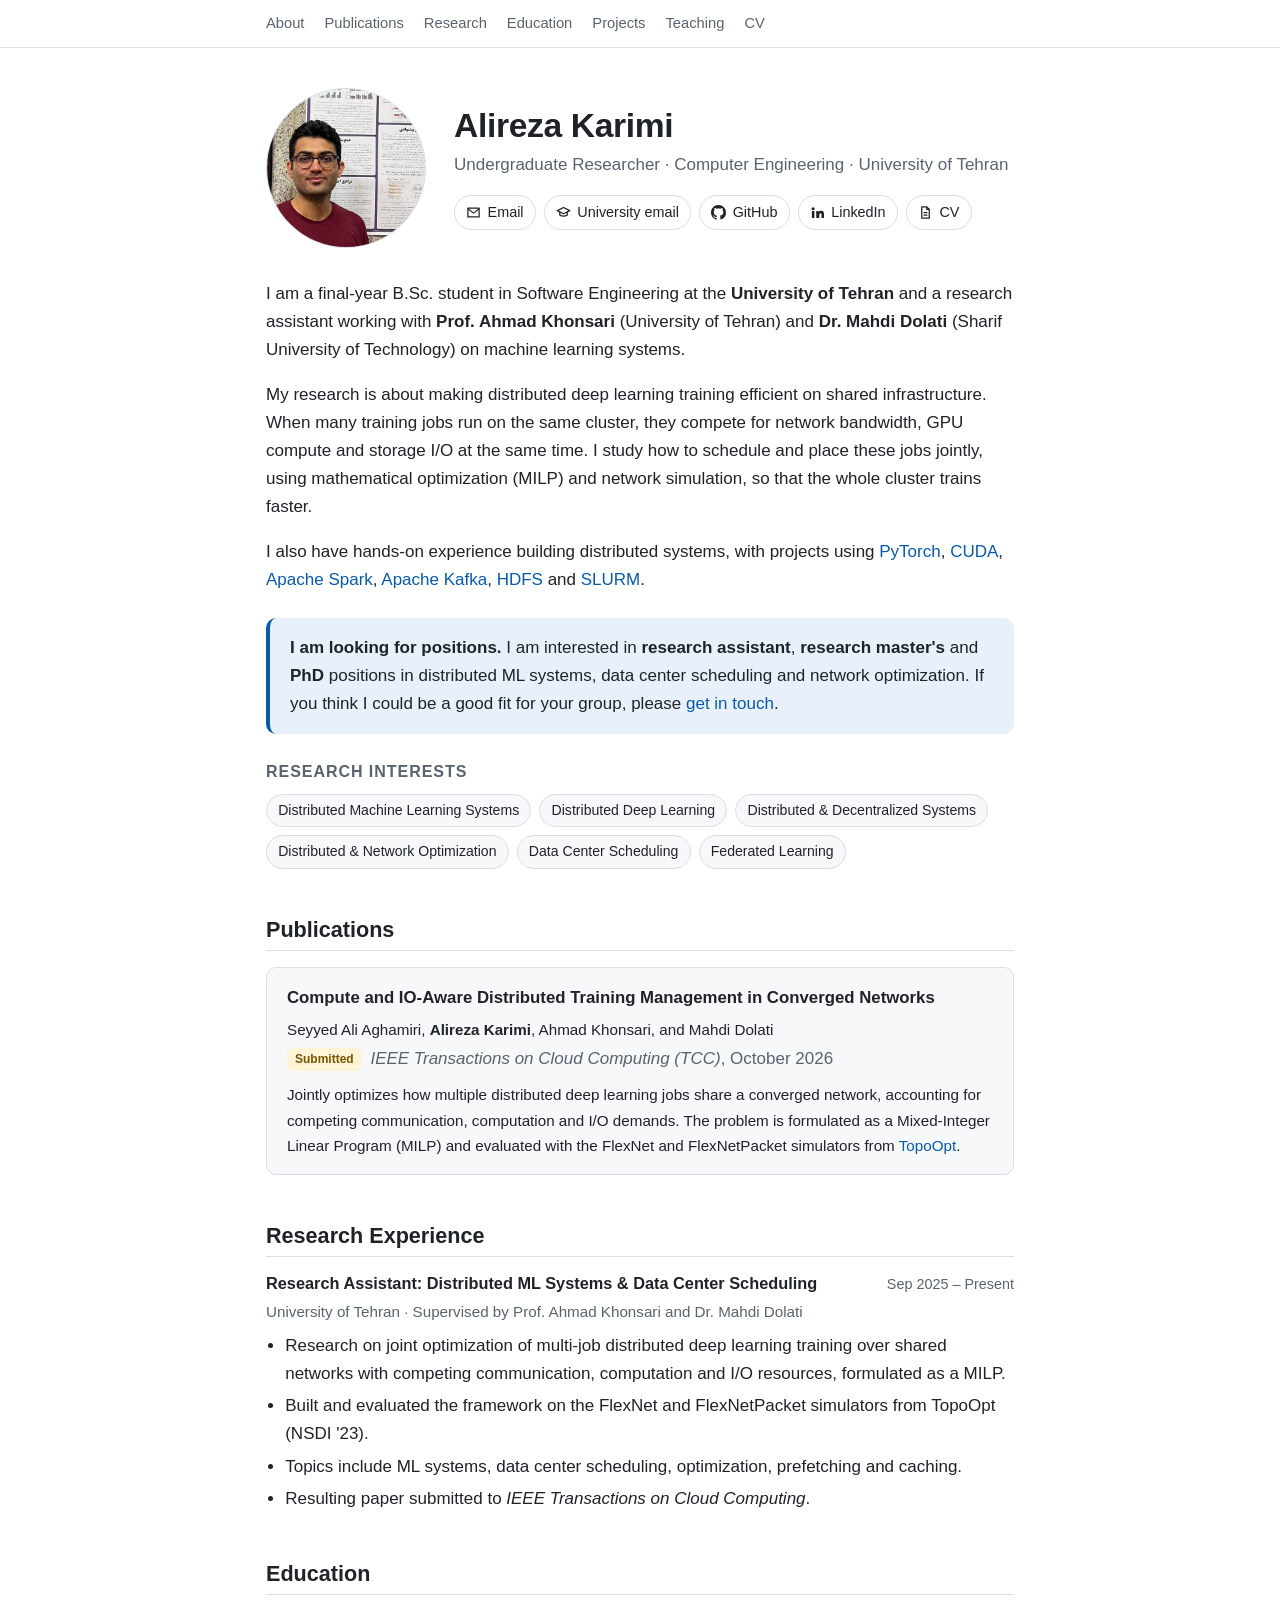
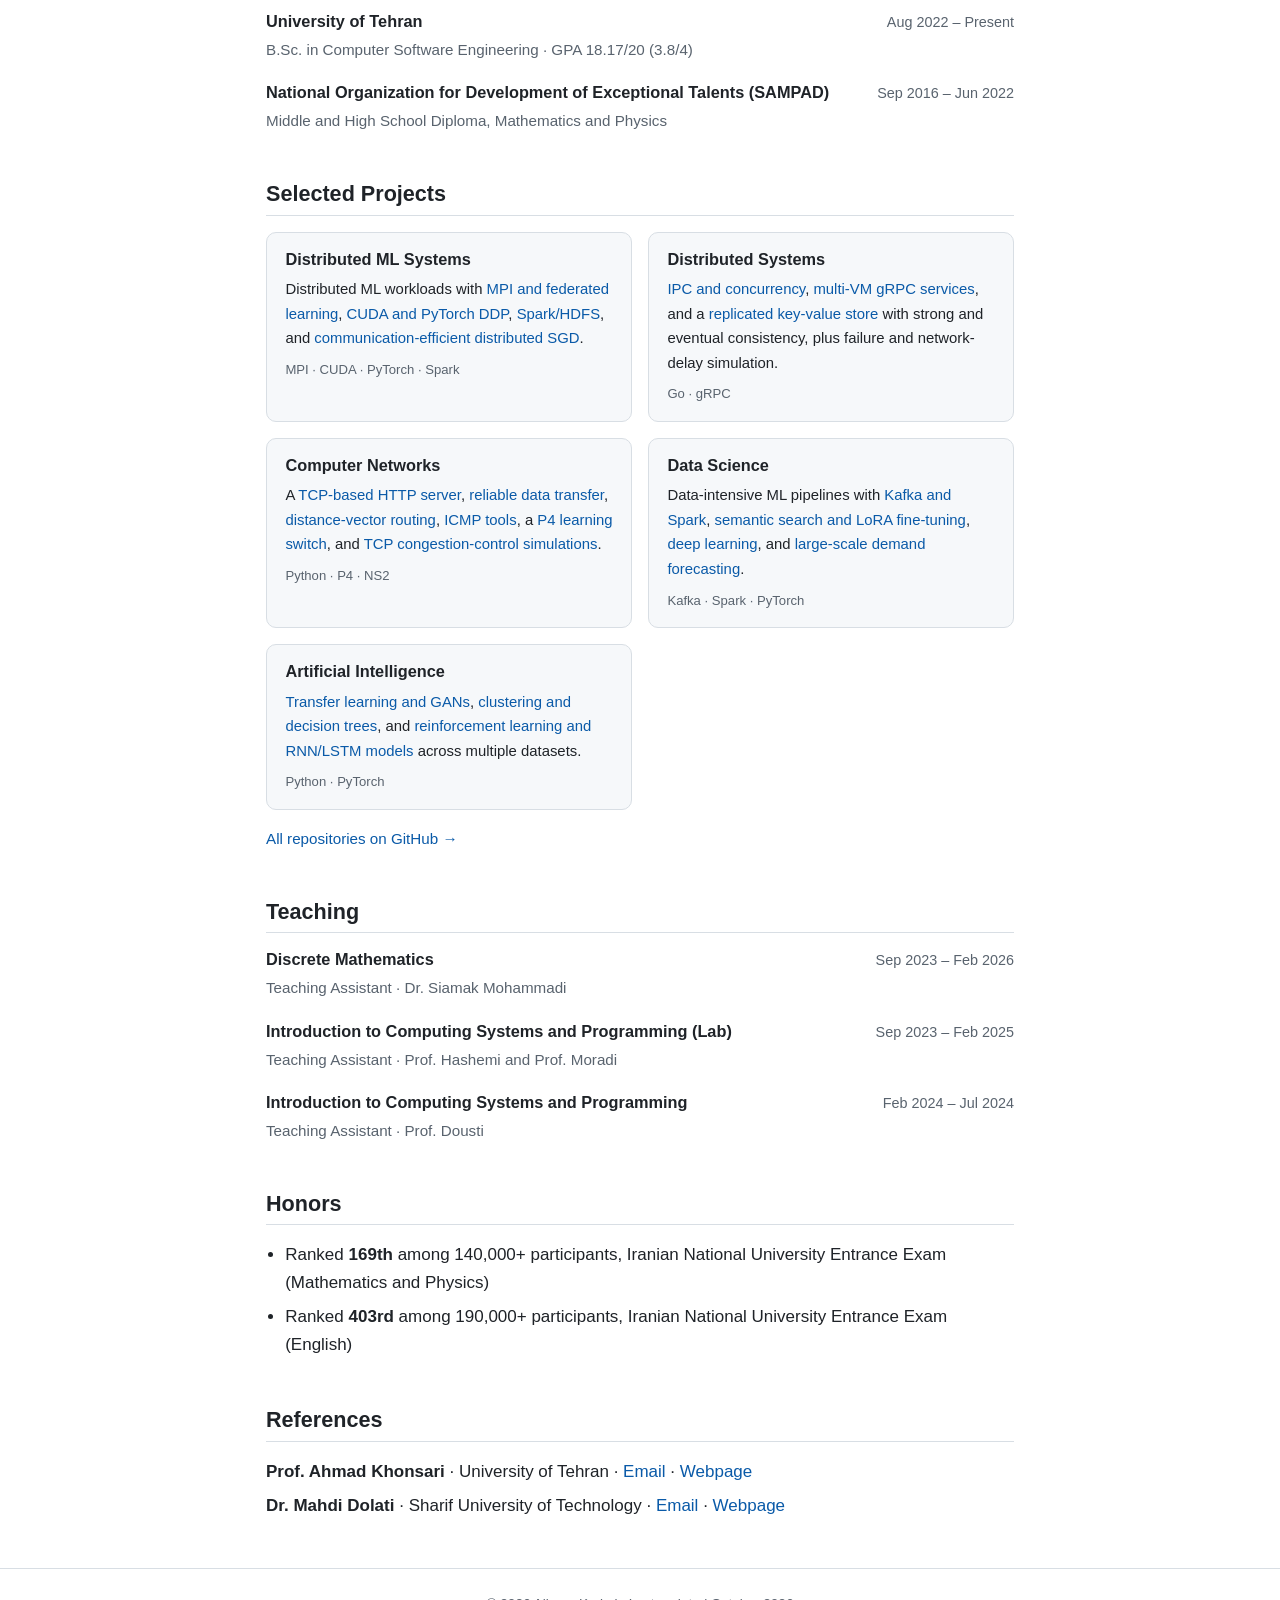
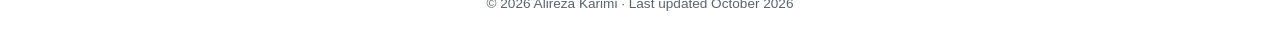
<file: index.html>
<!doctype html>
<html lang="en">
<head>
  <!-- Google tag (gtag.js) -->
  <script async src="https://www.googletagmanager.com/gtag/js?id=G-DXT0W7WXR1"></script>
  <script>
    window.dataLayer = window.dataLayer || [];
    function gtag(){dataLayer.push(arguments);}
    gtag('js', new Date());

    gtag('config', 'G-DXT0W7WXR1');
  </script>
  <meta charset="utf-8">
  <meta name="viewport" content="width=device-width, initial-scale=1">
  <title>Alireza Karimi · Distributed ML Systems · University of Tehran</title>
  <meta name="description" content="Alireza Karimi is a final-year B.Sc. student and research assistant at the University of Tehran working on distributed deep learning, ML systems, data center scheduling and network optimization.">
  <meta name="author" content="Alireza Karimi">
  <meta name="robots" content="index, follow, max-image-preview:large">
  <meta name="color-scheme" content="light dark">
  <meta name="theme-color" content="#ffffff" media="(prefers-color-scheme: light)">
  <meta name="theme-color" content="#0f1419" media="(prefers-color-scheme: dark)">
  <link rel="canonical" href="https://karimi-alireza.github.io/">
  <link rel="sitemap" type="application/xml" href="/sitemap.xml">

  <!-- Open Graph / social previews (LinkedIn, Telegram, WhatsApp, etc.) -->
  <meta property="og:type" content="profile">
  <meta property="og:site_name" content="Alireza Karimi">
  <meta property="og:locale" content="en_US">
  <meta property="og:title" content="Alireza Karimi · Distributed ML Systems">
  <meta property="og:description" content="Final-year B.Sc. student and research assistant at the University of Tehran working on distributed deep learning, data center scheduling and network optimization.">
  <meta property="og:url" content="https://karimi-alireza.github.io/">
  <meta property="og:image" content="https://karimi-alireza.github.io/assets/img/profile.jpg">
  <meta property="og:image:width" content="460">
  <meta property="og:image:height" content="460">
  <meta property="og:image:alt" content="Portrait of Alireza Karimi">
  <meta property="profile:first_name" content="Alireza">
  <meta property="profile:last_name" content="Karimi">
  <meta name="twitter:card" content="summary">
  <meta name="twitter:title" content="Alireza Karimi · Distributed ML Systems">
  <meta name="twitter:description" content="Final-year B.Sc. student and research assistant at the University of Tehran working on distributed deep learning and ML systems.">
  <meta name="twitter:image" content="https://karimi-alireza.github.io/assets/img/profile.jpg">

  <link rel="icon" href="assets/img/favicon.svg" type="image/svg+xml">
  <link rel="apple-touch-icon" href="assets/img/profile.jpg">
  <link rel="stylesheet" href="assets/css/style.css">

  <!-- Structured data: lets Google understand this is Alireza Karimi's profile page -->
  <script type="application/ld+json">
  {
    "@context": "https://schema.org",
    "@type": "ProfilePage",
    "url": "https://karimi-alireza.github.io/",
    "dateModified": "2026-10-19",
    "mainEntity": {
      "@type": "Person",
      "@id": "https://karimi-alireza.github.io/#person",
      "name": "Alireza Karimi",
      "givenName": "Alireza",
      "familyName": "Karimi",
      "url": "https://karimi-alireza.github.io/",
      "image": "https://karimi-alireza.github.io/assets/img/profile.jpg",
      "email": "mailto:karimialireza2004@gmail.com",
      "description": "Final-year B.Sc. student and research assistant at the University of Tehran working on distributed machine learning systems.",
      "jobTitle": "Research Assistant",
      "affiliation": { "@type": "CollegeOrUniversity", "name": "University of Tehran", "url": "https://ut.ac.ir/en" },
      "alumniOf": { "@type": "CollegeOrUniversity", "name": "University of Tehran" },
      "knowsAbout": ["Distributed Machine Learning Systems", "Distributed Deep Learning", "ML Systems", "Data Center Scheduling", "Network Optimization", "Federated Learning", "Mixed-Integer Linear Programming"],
      "sameAs": ["https://github.com/karimi-alireza", "https://www.linkedin.com/in/alireza-karimi-16b321248"]
    }
  }
  </script>
</head>
<body>
  <a class="skip-link" href="#main">Skip to content</a>

  <header class="site-header">
    <nav class="nav" aria-label="Sections">
      <a href="#about">About</a>
      <a href="#publications">Publications</a>
      <a href="#research">Research</a>
      <a href="#education">Education</a>
      <a href="#projects">Projects</a>
      <a href="#teaching">Teaching</a>
      <a href="assets/Alireza_Karimi_CV.pdf">CV</a>
    </nav>
  </header>

  <main id="main" class="container">
    <section id="about" class="hero" aria-labelledby="name">
      <img class="avatar" src="assets/img/profile.jpg" width="460" height="460" alt="Portrait of Alireza Karimi">
      <div class="hero-text">
        <h1 id="name">Alireza Karimi</h1>
        <p class="tagline">Undergraduate Researcher · Computer Engineering · University of Tehran</p>
        <ul class="links" aria-label="Contact and profiles">
          <li><a href="mailto:karimialireza2004@gmail.com"><svg aria-hidden="true" viewBox="0 0 24 24"><path d="M3 5h18v14H3z" fill="none" stroke="currentColor" stroke-width="2" stroke-linejoin="round"/><path d="m3 6 9 7 9-7" fill="none" stroke="currentColor" stroke-width="2" stroke-linejoin="round"/></svg>Email</a></li>
          <li><a href="mailto:karimialireza2004@ut.ac.ir"><svg aria-hidden="true" viewBox="0 0 24 24"><path d="M2 9 12 4l10 5-10 5z" fill="none" stroke="currentColor" stroke-width="2" stroke-linejoin="round"/><path d="M6 11v5c3 2.5 9 2.5 12 0v-5" fill="none" stroke="currentColor" stroke-width="2" stroke-linejoin="round"/></svg>University email</a></li>
          <li><a href="https://github.com/karimi-alireza" rel="me"><svg aria-hidden="true" viewBox="0 0 16 16"><path fill="currentColor" d="M8 0C3.58 0 0 3.58 0 8c0 3.54 2.29 6.53 5.47 7.59.4.07.55-.17.55-.38 0-.19-.01-.82-.01-1.49-2.01.37-2.53-.49-2.69-.94-.09-.23-.48-.94-.82-1.13-.28-.15-.68-.52-.01-.53.63-.01 1.08.58 1.23.82.72 1.21 1.87.87 2.33.66.07-.52.28-.87.51-1.07-1.78-.2-3.64-.89-3.64-3.95 0-.87.31-1.59.82-2.15-.08-.2-.36-1.02.08-2.12 0 0 .67-.21 2.2.82.64-.18 1.32-.27 2-.27.68 0 1.36.09 2 .27 1.53-1.04 2.2-.82 2.2-.82.44 1.1.16 1.92.08 2.12.51.56.82 1.27.82 2.15 0 3.07-1.87 3.75-3.65 3.95.29.25.54.73.54 1.48 0 1.07-.01 1.93-.01 2.2 0 .21.15.46.55.38A8.013 8.013 0 0 0 16 8c0-4.42-3.58-8-8-8z"/></svg>GitHub</a></li>
          <li><a href="https://www.linkedin.com/in/alireza-karimi-16b321248" rel="me"><svg aria-hidden="true" viewBox="0 0 24 24"><path fill="currentColor" d="M4.98 3.5a2.5 2.5 0 1 1 0 5 2.5 2.5 0 0 1 0-5zM3 9.75h4v11H3zm7 0h3.8v1.5h.06c.53-1 1.83-2.05 3.77-2.05 4.03 0 4.77 2.65 4.77 6.1v5.45h-4v-4.83c0-1.15-.02-2.64-1.6-2.64-1.61 0-1.85 1.25-1.85 2.55v4.92H10z"/></svg>LinkedIn</a></li>
          <li><a href="assets/Alireza_Karimi_CV.pdf"><svg aria-hidden="true" viewBox="0 0 24 24"><path d="M14 3H6v18h12V7z" fill="none" stroke="currentColor" stroke-width="2" stroke-linejoin="round"/><path d="M14 3v4h4M9 12h6M9 16h6" fill="none" stroke="currentColor" stroke-width="2" stroke-linejoin="round"/></svg>CV</a></li>
        </ul>
      </div>
    </section>

    <section class="bio" aria-label="Biography">
      <p>
        I am a final-year B.Sc. student in Software Engineering at the
        <strong>University of Tehran</strong> and a research assistant working with
        <strong>Prof. Ahmad Khonsari</strong> (University of Tehran) and
        <strong>Dr. Mahdi Dolati</strong> (Sharif University of Technology) on machine learning systems.
      </p>
      <p>
        My research is about making distributed deep learning training efficient on shared infrastructure.
        When many training jobs run on the same cluster, they compete for network bandwidth, GPU compute and storage I/O
        at the same time. I study how to schedule and place these jobs jointly, using mathematical optimization
        (MILP) and network simulation, so that the whole cluster trains faster.
      </p>
      <p>
        I also have hands-on experience building distributed systems, with projects using
        <a href="https://github.com/karimi-alireza/distributed-ml-systems/tree/main/ca2-cuda-and-pytorch-ddp">PyTorch</a>,
        <a href="https://github.com/karimi-alireza/distributed-ml-systems/tree/main/ca2-cuda-and-pytorch-ddp">CUDA</a>,
        <a href="https://github.com/karimi-alireza/distributed-ml-systems/tree/main/ca3-spark-hdfs">Apache Spark</a>,
        <a href="https://github.com/karimi-alireza/data-science/tree/main/ca2-kafka-spark-streaming">Apache Kafka</a>,
        <a href="https://github.com/karimi-alireza/distributed-ml-systems/tree/main/ca3-spark-hdfs">HDFS</a> and
        <a href="https://github.com/karimi-alireza/distributed-ml-systems/tree/main/ca1-mpi-federated-learning">SLURM</a>.
      </p>
      <aside class="callout">
        <p>
          <strong>I am looking for positions.</strong>
          I am interested in <strong>research assistant</strong>, <strong>research master's</strong> and
          <strong>PhD</strong> positions in distributed ML systems, data center scheduling and network optimization.
          If you think I could be a good fit for your group, please <a href="mailto:karimialireza2004@gmail.com">get in touch</a>.
        </p>
      </aside>

      <h2 class="h-sub">Research interests</h2>
      <ul class="tags">
        <li>Distributed Machine Learning Systems</li>
        <li>Distributed Deep Learning</li>
        <li>Distributed &amp; Decentralized Systems</li>
        <li>Distributed &amp; Network Optimization</li>
        <li>Data Center Scheduling</li>
        <li>Federated Learning</li>
      </ul>
    </section>

    <section id="publications" aria-labelledby="h-publications">
      <h2 id="h-publications">Publications</h2>
      <ol class="pubs">
        <li class="pub">
          <p class="pub-title">Compute and IO-Aware Distributed Training Management in Converged Networks</p>
          <p class="pub-authors">Seyyed Ali Aghamiri, <strong>Alireza Karimi</strong>, Ahmad Khonsari, and Mahdi Dolati</p>
          <p class="pub-venue"><span class="badge">Submitted</span> <em>IEEE Transactions on Cloud Computing (TCC)</em>, October 2026</p>
          <p class="pub-desc">
            Jointly optimizes how multiple distributed deep learning jobs share a converged network, accounting for
            competing communication, computation and I/O demands. The problem is formulated as a Mixed-Integer Linear
            Program (MILP) and evaluated with the FlexNet and FlexNetPacket simulators from
            <a href="https://github.com/hipersys-team/TopoOpt">TopoOpt</a>.
          </p>
        </li>
      </ol>
    </section>

    <section id="research" aria-labelledby="h-research">
      <h2 id="h-research">Research Experience</h2>
      <article class="entry">
        <div class="entry-head">
          <h3>Research Assistant: Distributed ML Systems &amp; Data Center Scheduling</h3>
          <span class="date">Sep 2025 – Present</span>
        </div>
        <p class="meta">University of Tehran · Supervised by Prof. Ahmad Khonsari and Dr. Mahdi Dolati</p>
        <ul>
          <li>Research on joint optimization of multi-job distributed deep learning training over shared networks with competing communication, computation and I/O resources, formulated as a MILP.</li>
          <li>Built and evaluated the framework on the FlexNet and FlexNetPacket simulators from TopoOpt (NSDI '23).</li>
          <li>Topics include ML systems, data center scheduling, optimization, prefetching and caching.</li>
          <li>Resulting paper submitted to <em>IEEE Transactions on Cloud Computing</em>.</li>
        </ul>
      </article>
    </section>

    <section id="education" aria-labelledby="h-education">
      <h2 id="h-education">Education</h2>
      <article class="entry">
        <div class="entry-head">
          <h3>University of Tehran</h3>
          <span class="date">Aug 2022 – Present</span>
        </div>
        <p class="meta">B.Sc. in Computer Software Engineering · GPA 18.17/20 (3.8/4)</p>
      </article>
      <article class="entry">
        <div class="entry-head">
          <h3>National Organization for Development of Exceptional Talents (SAMPAD)</h3>
          <span class="date">Sep 2016 – Jun 2022</span>
        </div>
        <p class="meta">Middle and High School Diploma, Mathematics and Physics</p>
      </article>
    </section>

    <section id="projects" aria-labelledby="h-projects">
      <h2 id="h-projects">Selected Projects</h2>
      <div class="cards">
        <article class="card">
          <h3><a href="https://github.com/karimi-alireza/distributed-ml-systems">Distributed ML Systems</a></h3>
          <p>Distributed ML workloads with
            <a href="https://github.com/karimi-alireza/distributed-ml-systems/tree/main/ca1-mpi-federated-learning">MPI and federated learning</a>,
            <a href="https://github.com/karimi-alireza/distributed-ml-systems/tree/main/ca2-cuda-and-pytorch-ddp">CUDA and PyTorch DDP</a>,
            <a href="https://github.com/karimi-alireza/distributed-ml-systems/tree/main/ca3-spark-hdfs">Spark/HDFS</a>, and
            <a href="https://github.com/karimi-alireza/distributed-ml-systems/tree/main/project-communication-efficient-sgd">communication-efficient distributed SGD</a>.</p>
          <p class="stack">MPI · CUDA · PyTorch · Spark</p>
        </article>
        <article class="card">
          <h3><a href="https://github.com/karimi-alireza/Distributed-Systems">Distributed Systems</a></h3>
          <p><a href="https://github.com/karimi-alireza/Distributed-Systems/tree/main/hw1-ipc-concurrency-microservice">IPC and concurrency</a>,
            <a href="https://github.com/karimi-alireza/Distributed-Systems/tree/main/hw2-multi-vm-rpc-system">multi-VM gRPC services</a>, and a
            <a href="https://github.com/karimi-alireza/Distributed-Systems/tree/main/hw3-replicated-kv-store">replicated key-value store</a>
            with strong and eventual consistency, plus failure and network-delay simulation.</p>
          <p class="stack">Go · gRPC</p>
        </article>
        <article class="card">
          <h3><a href="https://github.com/karimi-alireza/computer-networks">Computer Networks</a></h3>
          <p>A <a href="https://github.com/karimi-alireza/computer-networks/tree/main/hw2-http-web-server">TCP-based HTTP server</a>,
            <a href="https://github.com/karimi-alireza/computer-networks/tree/main/hw3-reliable-data-transfer">reliable data transfer</a>,
            <a href="https://github.com/karimi-alireza/computer-networks/tree/main/hw4-distance-vector-routing">distance-vector routing</a>,
            <a href="https://github.com/karimi-alireza/computer-networks/tree/main/hw5-icmp-ping-traceroute">ICMP tools</a>, a
            <a href="https://github.com/karimi-alireza/computer-networks/tree/main/ca1-p4-learning-switch">P4 learning switch</a>, and
            <a href="https://github.com/karimi-alireza/computer-networks/tree/main/ca2-ns2-tcp-congestion-control">TCP congestion-control simulations</a>.</p>
          <p class="stack">Python · P4 · NS2</p>
        </article>
        <article class="card">
          <h3><a href="https://github.com/karimi-alireza/data-science">Data Science</a></h3>
          <p>Data-intensive ML pipelines with
            <a href="https://github.com/karimi-alireza/data-science/tree/main/ca2-kafka-spark-streaming">Kafka and Spark</a>,
            <a href="https://github.com/karimi-alireza/data-science/tree/main/ca5-6-ssl-semantic-search-llm-segmentation">semantic search and LoRA fine-tuning</a>,
            <a href="https://github.com/karimi-alireza/data-science/tree/main/ca4-deep-learning-mlp-cnn-rnn">deep learning</a>, and
            <a href="https://github.com/karimi-alireza/data-science/tree/main/final-project-ride-hailing-demand">large-scale demand forecasting</a>.</p>
          <p class="stack">Kafka · Spark · PyTorch</p>
        </article>
        <article class="card">
          <h3><a href="https://github.com/karimi-alireza/artificial-intelligence">Artificial Intelligence</a></h3>
          <p><a href="https://github.com/karimi-alireza/artificial-intelligence/tree/main/project1-transfer-learning-and-gan">Transfer learning and GANs</a>,
            <a href="https://github.com/karimi-alireza/artificial-intelligence/tree/main/project2-clustering-trees-quantum">clustering and decision trees</a>, and
            <a href="https://github.com/karimi-alireza/artificial-intelligence/tree/main/project3-reinforcement-learning-and-rnns">reinforcement learning and RNN/LSTM models</a>
            across multiple datasets.</p>
          <p class="stack">Python · PyTorch</p>
        </article>
      </div>
      <p class="more"><a href="https://github.com/karimi-alireza?tab=repositories">All repositories on GitHub →</a></p>
    </section>

    <section id="teaching" aria-labelledby="h-teaching">
      <h2 id="h-teaching">Teaching</h2>
      <article class="entry">
        <div class="entry-head">
          <h3>Discrete Mathematics</h3>
          <span class="date">Sep 2023 – Feb 2026</span>
        </div>
        <p class="meta">Teaching Assistant · Dr. Siamak Mohammadi</p>
      </article>
      <article class="entry">
        <div class="entry-head">
          <h3>Introduction to Computing Systems and Programming (Lab)</h3>
          <span class="date">Sep 2023 – Feb 2025</span>
        </div>
        <p class="meta">Teaching Assistant · Prof. Hashemi and Prof. Moradi</p>
      </article>
      <article class="entry">
        <div class="entry-head">
          <h3>Introduction to Computing Systems and Programming</h3>
          <span class="date">Feb 2024 – Jul 2024</span>
        </div>
        <p class="meta">Teaching Assistant · Prof. Dousti</p>
      </article>
    </section>

    <section id="honors" aria-labelledby="h-honors">
      <h2 id="h-honors">Honors</h2>
      <ul class="plain">
        <li>Ranked <strong>169th</strong> among 140,000+ participants, Iranian National University Entrance Exam (Mathematics and Physics)</li>
        <li>Ranked <strong>403rd</strong> among 190,000+ participants, Iranian National University Entrance Exam (English)</li>
      </ul>
    </section>

    <section id="references" aria-labelledby="h-references">
      <h2 id="h-references">References</h2>
      <ul class="refs">
        <li><strong>Prof. Ahmad Khonsari</strong> · University of Tehran ·
          <a href="mailto:a_khonsari@ut.ac.ir">Email</a> · <a href="https://hpnl.ir/people/ahmad-khonsari.html">Webpage</a></li>
        <li><strong>Dr. Mahdi Dolati</strong> · Sharif University of Technology ·
          <a href="mailto:mahdidolati@ut.ac.ir">Email</a> · <a href="https://hpnl.ir/people/mahdi-dolati.html">Webpage</a></li>
      </ul>
    </section>
  </main>

  <footer class="site-footer">
    <p>© 2026 Alireza Karimi · Last updated October 2026</p>
  </footer>
</body>
</html>
</file>
<file: assets/css/style.css>
/* ---------- Tokens ---------- */
:root {
  --bg: #ffffff;
  --surface: #f6f8fa;
  --text: #1f2328;
  --muted: #59636e;
  --border: #d8dee4;
  --accent: #0a5aa8;
  --accent-soft: #e8f1fb;
  --badge-bg: #fff4d6;
  --badge-text: #7a5300;
  --radius: 10px;
  --maxw: 780px;
  --font: -apple-system, BlinkMacSystemFont, "Segoe UI", Roboto, "Helvetica Neue", Arial, sans-serif;
}

@media (prefers-color-scheme: dark) {
  :root {
    --bg: #0f1419;
    --surface: #161b22;
    --text: #e6edf3;
    --muted: #9198a1;
    --border: #30363d;
    --accent: #6cb6ff;
    --accent-soft: #132a44;
    --badge-bg: #3a2c05;
    --badge-text: #f2cc60;
  }
}

/* ---------- Base ---------- */
*, *::before, *::after { box-sizing: border-box; }

html { scroll-behavior: smooth; scroll-padding-top: 4rem; -webkit-text-size-adjust: 100%; }
@media (prefers-reduced-motion: reduce) { html { scroll-behavior: auto; } }

body {
  margin: 0;
  background: var(--bg);
  color: var(--text);
  font-family: var(--font);
  font-size: 1.0625rem;
  line-height: 1.65;
}

a { color: var(--accent); text-decoration: none; }
a:hover { text-decoration: underline; text-underline-offset: 2px; }
a:focus-visible, summary:focus-visible { outline: 2px solid var(--accent); outline-offset: 2px; border-radius: 4px; }

h1, h2, h3 { line-height: 1.25; }
h2 {
  font-size: 1.35rem;
  margin: 3rem 0 1rem;
  padding-bottom: .4rem;
  border-bottom: 1px solid var(--border);
}
h3 { font-size: 1.02rem; margin: 0; }

.container { max-width: var(--maxw); margin: 0 auto; padding: 0 1rem 3rem; }

.skip-link { position: absolute; left: -9999px; }
.skip-link:focus { left: 1rem; top: 1rem; z-index: 10; background: var(--bg); padding: .5rem .75rem; }

.visually-hidden {
  position: absolute; width: 1px; height: 1px; overflow: hidden;
  clip: rect(0 0 0 0); white-space: nowrap;
}

/* ---------- Header / nav ---------- */
.site-header {
  position: sticky; top: 0; z-index: 5;
  background: color-mix(in srgb, var(--bg) 88%, transparent);
  backdrop-filter: saturate(180%) blur(8px);
  -webkit-backdrop-filter: saturate(180%) blur(8px);
  border-bottom: 1px solid var(--border);
}
.nav {
  max-width: var(--maxw); margin: 0 auto; padding: .7rem 1rem;
  display: flex; gap: 1.25rem; overflow-x: auto; scrollbar-width: none;
  font-size: .92rem;
}
.nav::-webkit-scrollbar { display: none; }
.nav a { color: var(--muted); white-space: nowrap; }
.nav a:hover { color: var(--text); text-decoration: none; }

/* ---------- Hero ---------- */
.hero {
  display: grid; grid-template-columns: 160px 1fr; gap: 1.75rem; align-items: center;
  padding-top: 2.5rem;
}
.avatar {
  width: 160px; height: 160px; border-radius: 50%; object-fit: cover;
  border: 1px solid var(--border);
}
.hero h1 { font-size: 2.1rem; margin: 0 0 .25rem; letter-spacing: -.01em; }
.tagline { margin: 0 0 1rem; color: var(--muted); }

.links { list-style: none; padding: 0; margin: 0; display: flex; flex-wrap: wrap; gap: .5rem; }
.links a {
  display: inline-flex; align-items: center; gap: .4rem;
  padding: .3rem .7rem; font-size: .9rem;
  border: 1px solid var(--border); border-radius: 999px; color: var(--text);
}
.links a:hover { border-color: var(--accent); color: var(--accent); text-decoration: none; }
.links svg { width: 15px; height: 15px; flex: none; }

/* ---------- Bio ---------- */
.bio { margin-top: 2rem; }
.callout {
  margin: 1.5rem 0; padding: 1rem 1.25rem;
  background: var(--accent-soft); border-left: 4px solid var(--accent); border-radius: var(--radius);
}
.callout p { margin: 0; }

.h-sub { font-size: 1rem; border: 0; margin: 1.75rem 0 .75rem; padding: 0; color: var(--muted); text-transform: uppercase; letter-spacing: .06em; }
.tags { list-style: none; padding: 0; margin: 0; display: flex; flex-wrap: wrap; gap: .5rem; }
.tags li {
  font-size: .88rem; padding: .25rem .7rem;
  background: var(--surface); border: 1px solid var(--border); border-radius: 999px;
}

/* ---------- Publications ---------- */
.pubs { list-style: none; padding: 0; margin: 0; }
.pub { padding: 1rem 1.25rem; background: var(--surface); border: 1px solid var(--border); border-radius: var(--radius); }
.pub p { margin: 0; }
.pub-title { font-weight: 600; font-size: 1.05rem; }
.pub-authors { margin-top: .3rem !important; font-size: .95rem; }
.pub-venue { margin-top: .2rem !important; color: var(--muted); }
.pub-desc { margin-top: .6rem !important; font-size: .95rem; }
.badge {
  display: inline-block; font-size: .75rem; font-weight: 600; padding: .1rem .5rem; margin-right: .25rem;
  border-radius: 6px; background: var(--badge-bg); color: var(--badge-text); vertical-align: 1px;
}

/* ---------- Entries ---------- */
.entry + .entry { margin-top: 1.25rem; }
.entry-head { display: flex; justify-content: space-between; align-items: baseline; gap: 1rem; flex-wrap: wrap; }
.date { color: var(--muted); font-size: .9rem; white-space: nowrap; font-variant-numeric: tabular-nums; }
.meta { margin: .15rem 0 0; color: var(--muted); font-size: .95rem; }
.entry ul { margin: .5rem 0 0; padding-left: 1.2rem; }
.entry li + li { margin-top: .25rem; }

/* ---------- Projects ---------- */
.cards { display: grid; grid-template-columns: repeat(auto-fill, minmax(min(100%, 340px), 1fr)); gap: 1rem; }
.card { padding: 1rem 1.15rem; border: 1px solid var(--border); border-radius: var(--radius); background: var(--surface); }
.card h3 a { color: var(--text); }
.card h3 a:hover { color: var(--accent); }
.card p { margin: .5rem 0 0; font-size: .93rem; }
.card .stack { color: var(--muted); font-size: .82rem; }
.more { margin-top: 1rem; font-size: .95rem; }

/* ---------- Misc lists ---------- */
.plain { padding-left: 1.2rem; margin: 0; }
.plain li + li { margin-top: .35rem; }

.refs { list-style: none; padding: 0; margin: 0; }
.refs li + li { margin-top: .4rem; }

/* ---------- Footer ---------- */
.site-footer { border-top: 1px solid var(--border); color: var(--muted); font-size: .85rem; text-align: center; padding: 1.5rem 1rem; }
.site-footer p { margin: 0; }

/* ---------- Small screens ---------- */
@media (max-width: 600px) {
  body { font-size: 1rem; }
  .hero { grid-template-columns: 1fr; justify-items: center; text-align: center; gap: 1rem; padding-top: 1.75rem; }
  .avatar { width: 128px; height: 128px; }
  .hero h1 { font-size: 1.75rem; }
  .links { justify-content: center; }
}

/* ---------- Print ---------- */
@media print {
  .site-header, .skip-link, .links svg { display: none; }
  body { font-size: 11pt; background: #fff; color: #000; }
  a { color: #000; }
  .card, .pub { break-inside: avoid; }
}
</file>
